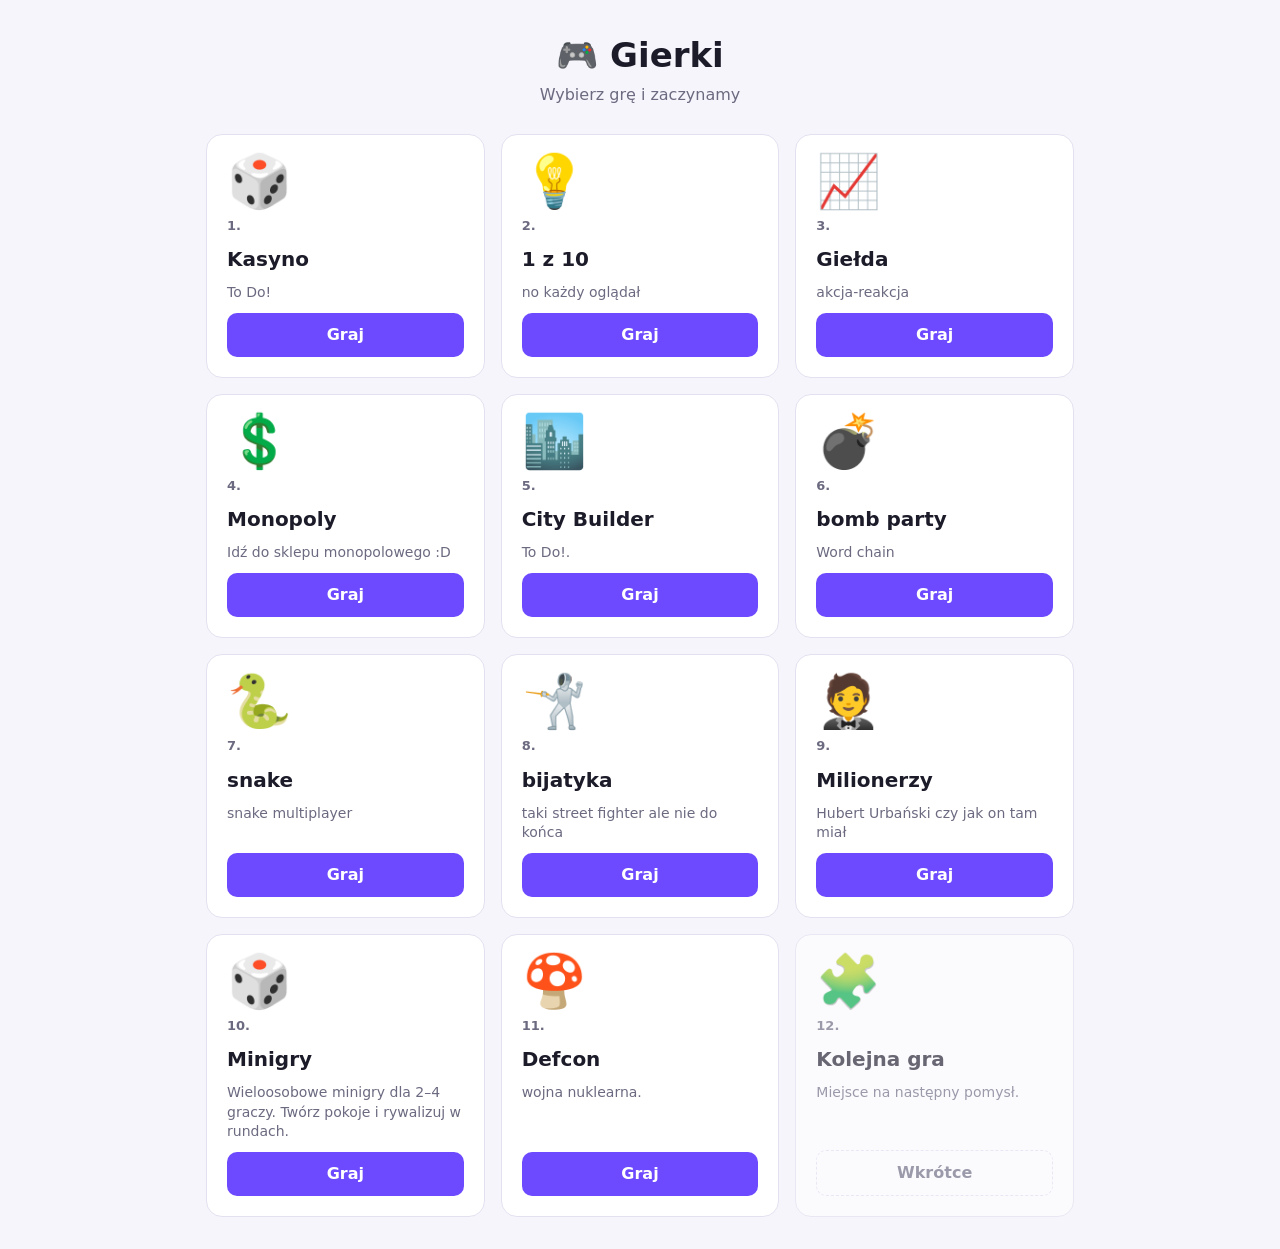
<file: index.html>
<!DOCTYPE html>
<html lang="pl"><head><meta charset="utf-8">
<meta name="viewport" content="width=device-width, initial-scale=1">
<title>Gierki – menu</title>
<style>
:root{--bg:#f6f5fb;--fg:#1c1b29;--card:#fff;--mut:#6b6a80;--ac:#6d4aff;--bd:#e3e1f0}
@media(prefers-color-scheme:dark){:root{--bg:#14131f;--fg:#ececf5;--card:#1e1d2e;--mut:#9a99b3;--bd:#2f2e45}}
*{box-sizing:border-box}
body{margin:0;min-height:100vh;background:var(--bg);color:var(--fg);font:16px/1.4 system-ui,-apple-system,Segoe UI,sans-serif}
main{max-width:900px;margin:0 auto;padding:32px 16px}
h1{font-size:34px;margin:0 0 4px;text-align:center}
.sub{color:var(--mut);text-align:center;margin:0 0 28px}
.grid{display:grid;grid-template-columns:repeat(auto-fill,minmax(240px,1fr));gap:16px}
.card{background:var(--card);border:1px solid var(--bd);border-radius:16px;padding:20px;display:flex;flex-direction:column;gap:10px;transition:transform .15s,box-shadow .15s}
.card:not(.soon):hover{transform:translateY(-4px);box-shadow:0 8px 24px rgba(109,74,255,.18)}
.ico{font-size:52px;line-height:1}
.num{color:var(--mut);font-size:13px;font-weight:600}
h2{margin:0;font-size:20px}
.card p{margin:0;color:var(--mut);font-size:14px;flex:1}
.btn{display:block;text-align:center;text-decoration:none;font-weight:600;padding:11px 16px;border-radius:10px;background:var(--ac);color:#fff}
.btn:hover{filter:brightness(1.1)}
.soon{opacity:.65}
.soon .btn{background:transparent;color:var(--mut);border:1px dashed var(--bd);pointer-events:none}
</style></head><body>
<main>
 <h1>🎮 Gierki</h1>
 <p class="sub">Wybierz grę i zaczynamy</p>
 <div class="grid" id="grid"></div>
</main>
<script>
/* Aby dodać grę, dopisz wpis do listy. Gdy gra będzie gotowa: ustaw href i usuń soon:true. */
const GAMES=[
 {emoji:'🎲️',title:'Kasyno',desc:"To Do!",href:'gierki/kasyno3.html'},
 {emoji:'💡',title:'1 z 10',desc:"no każdy oglądał",href:'gierki/1z10_2.html'},
  {emoji:'📈',title:'Giełda',desc:'akcja-reakcja',href:'gierki/gielda.html'},
 {emoji:'💲️',title:'Monopoly',desc:"Idź do sklepu monopolowego :D",href:'gierki/monopolowy2.html'},
  {emoji:'🏙️',title:'City Builder',desc:'To Do!.',href:'gierki/city.html'},
  {emoji:'💣️',title:'bomb party',desc:"Word chain",href:'gierki/bomb.html'},
  {emoji:'🐍️',title:'snake',desc:"snake multiplayer",href:'gierki/snake.html'},
  {emoji:'🤺️',title:'bijatyka',desc:"taki street fighter ale nie do końca",href:'gierki/brawl.html'},
 {emoji:'🤵',title:'Milionerzy',desc:"Hubert Urbański czy jak on tam miał",href:'gierki/milionerzy.html'},
 {emoji:'🎲',title:'Minigry',desc:'Wieloosobowe minigry dla 2–4 graczy. Twórz pokoje i rywalizuj w rundach.',href:'gierki/party-mania/index.html'},
 {emoji:'🍄',title:'Defcon',desc:'wojna nuklearna.',href:'gierki/defcon.html'},
 {emoji:'🧩',title:'Kolejna gra',desc:'Miejsce na następny pomysł.',href:'#',soon:true}
 
];
const g=document.getElementById('grid');
GAMES.forEach((x,i)=>{
 const c=document.createElement('div');c.className='card'+(x.soon?' soon':'');
 const set=(t,cls,txt)=>{const e=document.createElement(t);e.className=cls||'';e.textContent=txt;return e};
 const b=document.createElement('a');b.className='btn';b.href=x.href;b.textContent=x.soon?'Wkrótce':'Graj';
 c.append(set('div','ico',x.emoji),set('div','num',(i+1)+'.'),set('h2','',x.title),set('p','',x.desc),b);
 g.append(c);
});
</script></body></html>
</file>
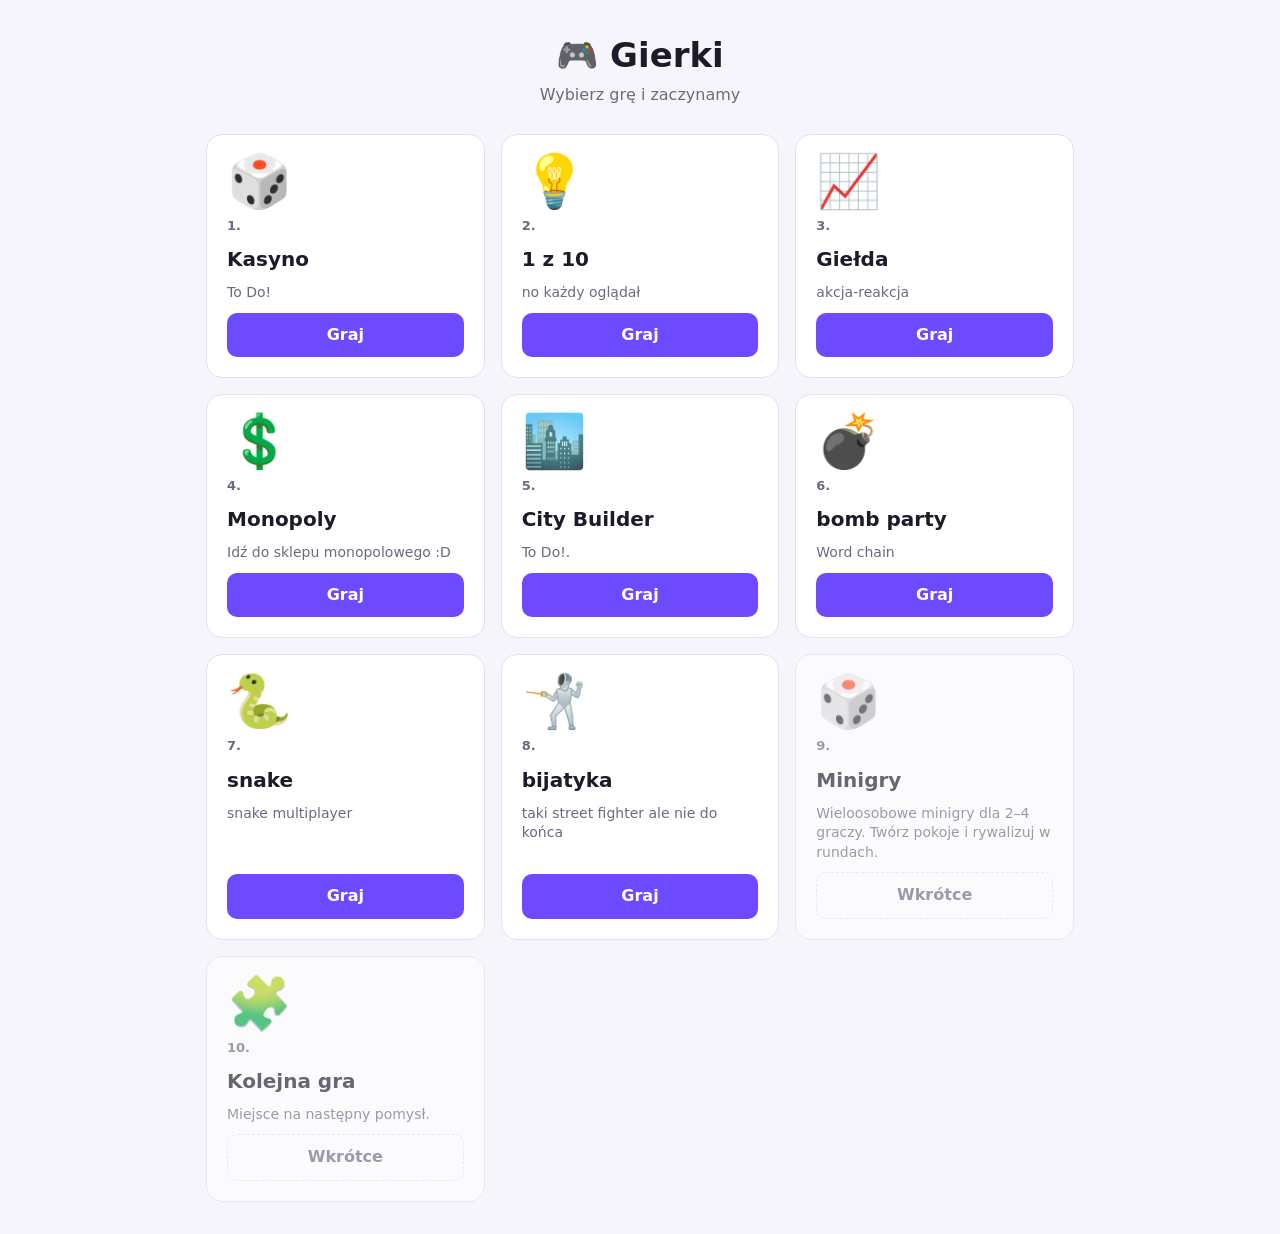
<file: menu_gierki.html>
<!DOCTYPE html>
<html lang="pl"><head><meta charset="utf-8">
<meta name="viewport" content="width=device-width, initial-scale=1">
<title>Gierki – menu</title>
<style>
:root{--bg:#f6f5fb;--fg:#1c1b29;--card:#fff;--mut:#6b6a80;--ac:#6d4aff;--bd:#e3e1f0}
@media(prefers-color-scheme:dark){:root{--bg:#14131f;--fg:#ececf5;--card:#1e1d2e;--mut:#9a99b3;--bd:#2f2e45}}
*{box-sizing:border-box}
body{margin:0;min-height:100vh;background:var(--bg);color:var(--fg);font:16px/1.4 system-ui,-apple-system,Segoe UI,sans-serif}
main{max-width:900px;margin:0 auto;padding:32px 16px}
h1{font-size:34px;margin:0 0 4px;text-align:center}
.sub{color:var(--mut);text-align:center;margin:0 0 28px}
.grid{display:grid;grid-template-columns:repeat(auto-fill,minmax(240px,1fr));gap:16px}
.card{background:var(--card);border:1px solid var(--bd);border-radius:16px;padding:20px;display:flex;flex-direction:column;gap:10px;transition:transform .15s,box-shadow .15s}
.card:not(.soon):hover{transform:translateY(-4px);box-shadow:0 8px 24px rgba(109,74,255,.18)}
.ico{font-size:52px;line-height:1}
.num{color:var(--mut);font-size:13px;font-weight:600}
h2{margin:0;font-size:20px}
.card p{margin:0;color:var(--mut);font-size:14px;flex:1}
.btn{display:block;text-align:center;text-decoration:none;font-weight:600;padding:11px 16px;border-radius:10px;background:var(--ac);color:#fff}
.btn:hover{filter:brightness(1.1)}
.soon{opacity:.65}
.soon .btn{background:transparent;color:var(--mut);border:1px dashed var(--bd);pointer-events:none}
</style></head><body>
<main>
 <h1>🎮 Gierki</h1>
 <p class="sub">Wybierz grę i zaczynamy</p>
 <div class="grid" id="grid"></div>
</main>
<script>
/* Aby dodać grę, dopisz wpis do listy. Gdy gra będzie gotowa: ustaw href i usuń soon:true. */
const GAMES=[
 {emoji:'🎲️',title:'Kasyno',desc:"To Do!",href:'gierki/kasyno3.html'},
 {emoji:'💡',title:'1 z 10',desc:"no każdy oglądał",href:'gierki/1z10.html'},
  {emoji:'📈',title:'Giełda',desc:'akcja-reakcja',href:'gierki/gielda.html'},
 {emoji:'💲️',title:'Monopoly',desc:"Idź do sklepu monopolowego :D",href:'gierki/monopolowy2.html'},
  {emoji:'🏙️',title:'City Builder',desc:'To Do!.',href:'gierki/city.html'},
  {emoji:'💣️',title:'bomb party',desc:"Word chain",href:'gierki/bomb.html'},
  {emoji:'🐍️',title:'snake',desc:"snake multiplayer",href:'gierki/snake.html'},
  {emoji:'🤺️',title:'bijatyka',desc:"taki street fighter ale nie do końca",href:'gierki/brawl.html'},
 {emoji:'🎲',title:'Minigry',desc:'Wieloosobowe minigry dla 2–4 graczy. Twórz pokoje i rywalizuj w rundach.',href:'#', soon:true},
 {emoji:'🧩',title:'Kolejna gra',desc:'Miejsce na następny pomysł.',href:'#',soon:true}
 
];
const g=document.getElementById('grid');
GAMES.forEach((x,i)=>{
 const c=document.createElement('div');c.className='card'+(x.soon?' soon':'');
 const set=(t,cls,txt)=>{const e=document.createElement(t);e.className=cls||'';e.textContent=txt;return e};
 const b=document.createElement('a');b.className='btn';b.href=x.href;b.textContent=x.soon?'Wkrótce':'Graj';
 c.append(set('div','ico',x.emoji),set('div','num',(i+1)+'.'),set('h2','',x.title),set('p','',x.desc),b);
 g.append(c);
});
</script></body></html>
</file>
